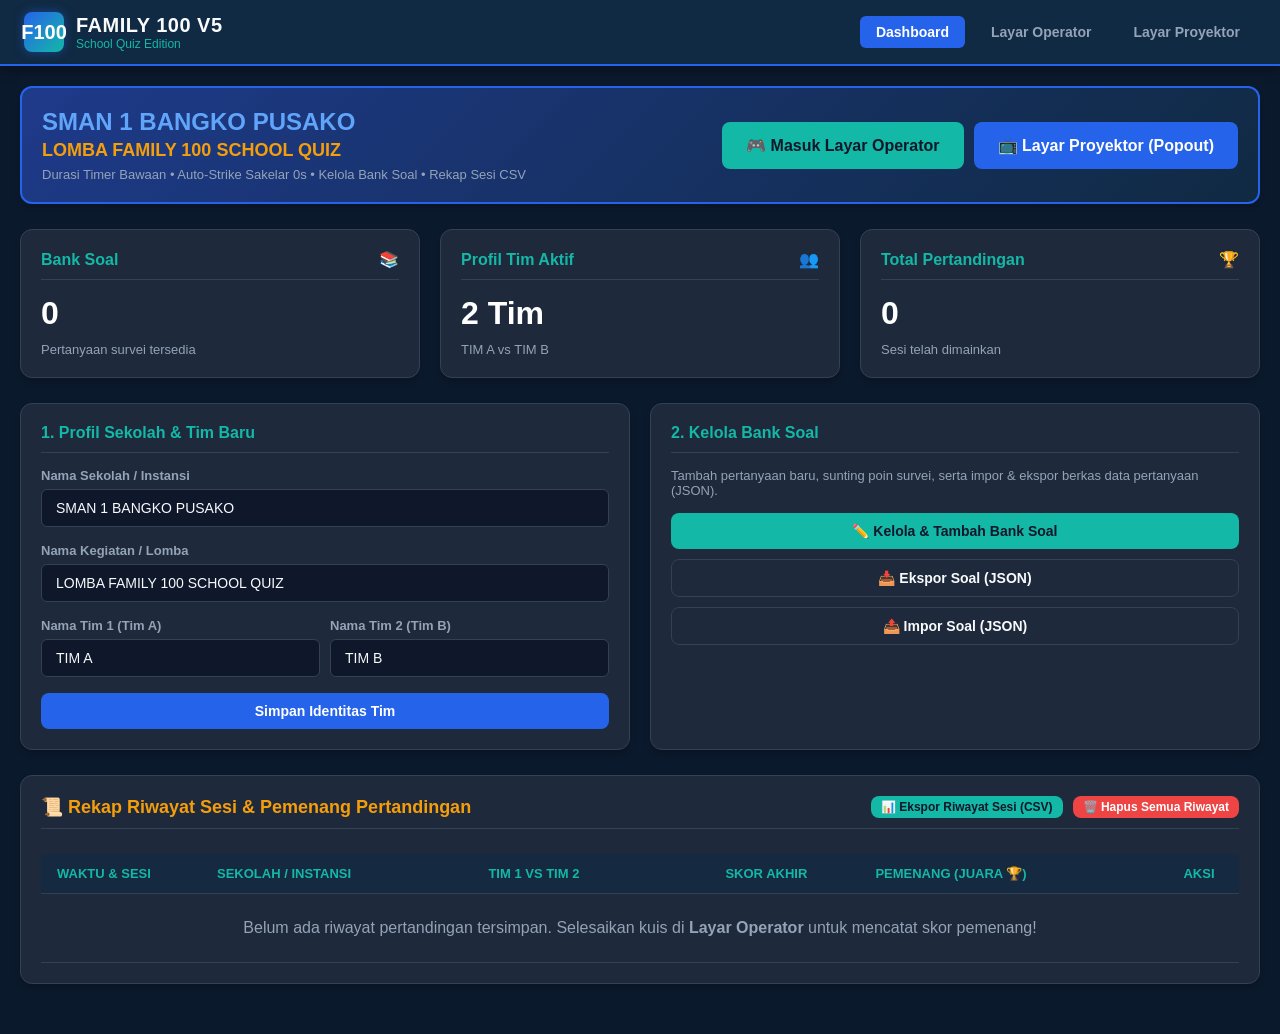
<file: index.html>
<!DOCTYPE html>
<html lang="id">
<head>
  <meta charset="UTF-8">
  <meta name="viewport" content="width=device-width, initial-scale=1.0">
  <title>Family 100 V5 – School Quiz Edition</title>
  <link rel="stylesheet" href="css/style.css">
</head>
<body>
  <header class="app-header">
    <div class="brand">
      <div class="brand-icon">F100</div>
      <div>
        <div class="brand-title">FAMILY 100 V5</div>
        <div class="brand-subtitle">School Quiz Edition</div>
      </div>
    </div>
    <ul class="nav-links">
      <li class="nav-item"><a href="index.html" class="active">Dashboard</a></li>
      <li class="nav-item"><a href="operator.html">Layar Operator</a></li>
      <li class="nav-item"><a href="display.html" target="_blank">Layar Proyektor</a></li>
    </ul>
  </header>

  <div class="container">
    <div class="card" style="margin-bottom: 25px; background: linear-gradient(135deg, #1E3A8A, #102A43); border: 2px solid #2563EB;">
      <div style="display: flex; justify-content: space-between; align-items: center; flex-wrap: wrap; gap: 15px;">
        <div>
          <h1 id="dispSchoolName" style="color: #60A5FA; font-size: 24px; margin-bottom: 4px;">SMAN 1 BANGKO PUSAKO</h1>
          <h2 id="dispEventName" style="color: #F59E0B; font-size: 18px; font-weight: 600;">LOMBA FAMILY 100 SCHOOL QUIZ 2026</h2>
          <p style="color: #94A3B8; font-size: 13px; margin-top: 6px;">Durasi Timer Bawaan • Auto-Strike Sakelar 0s • Kelola Bank Soal • Rekap Sesi CSV</p>
        </div>
        <div style="display: flex; gap: 10px;">
          <a href="operator.html" class="btn btn-teal btn-lg">🎮 Masuk Layar Operator</a>
          <button onclick="window.open('display.html', 'F100Display', 'width=1280,height=720')" class="btn btn-primary btn-lg">📺 Layar Proyektor (Popout)</button>
        </div>
      </div>
    </div>

    <!-- Quick Stats -->
    <div class="dashboard-grid">
      <div class="card">
        <div class="card-header"><span class="card-title">Bank Soal</span> 📚</div>
        <div class="stat-value" id="statQuestions">0</div>
        <div class="stat-desc">Pertanyaan survei tersedia</div>
      </div>

      <div class="card">
        <div class="card-header"><span class="card-title">Profil Tim Aktif</span> 👥</div>
        <div class="stat-value" id="statTeams">2 Tim</div>
        <div class="stat-desc" id="statTeamNames">Tim A vs Tim B</div>
      </div>

      <div class="card">
        <div class="card-header"><span class="card-title">Total Pertandingan</span> 🏆</div>
        <div class="stat-value" id="statHistory">0</div>
        <div class="stat-desc">Sesi telah dimainkan</div>
      </div>
    </div>

    <!-- Main Features Setup & Kelola Bank Soal -->
    <div style="display: grid; grid-template-columns: repeat(auto-fit, minmax(320px, 1fr)); gap: 20px; margin-bottom: 25px;">
      <!-- Profil & Tim -->
      <div class="card">
        <div class="card-header">
          <span class="card-title">1. Profil Sekolah & Tim Baru</span>
        </div>
        <form id="formSchool">
          <div class="form-group">
            <label class="form-label">Nama Sekolah / Instansi</label>
            <input type="text" id="inputSchoolName" class="form-control" required>
          </div>
          <div class="form-group">
            <label class="form-label">Nama Kegiatan / Lomba</label>
            <input type="text" id="inputEventName" class="form-control" required>
          </div>
          <div style="display: grid; grid-template-columns: 1fr 1fr; gap: 10px;">
            <div class="form-group">
              <label class="form-label">Nama Tim 1 (Tim A)</label>
              <input type="text" id="inputTeamA" class="form-control" placeholder="Contoh: OSIS IPA 1" required>
            </div>
            <div class="form-group">
              <label class="form-label">Nama Tim 2 (Tim B)</label>
              <input type="text" id="inputTeamB" class="form-control" placeholder="Contoh: OSIS IPS 2" required>
            </div>
          </div>
          <button type="submit" class="btn btn-primary" style="width: 100%;">Simpan Identitas Tim</button>
        </form>
      </div>

      <!-- Kelola Bank Soal -->
      <div class="card">
        <div class="card-header">
          <span class="card-title">2. Kelola Bank Soal</span>
        </div>
        <p style="font-size: 13px; color: #94A3B8; margin-bottom: 15px;">
          Tambah pertanyaan baru, sunting poin survei, serta impor & ekspor berkas data pertanyaan (JSON).
        </p>
        <div style="display: flex; flex-direction: column; gap: 10px;">
          <button id="btnQuickQuestionModal" class="btn btn-teal">✏️ Kelola & Tambah Bank Soal</button>
          <button id="btnExportQuestionsJSON" class="btn btn-outline">📥 Ekspor Soal (JSON)</button>
          <label class="btn btn-outline" style="margin: 0; text-align: center; cursor: pointer;">
            📤 Impor Soal (JSON)
            <input type="file" id="fileImportQuestionsJSON" accept=".json" style="display: none;">
          </label>
        </div>
      </div>
    </div>

    <!-- Tabel Rekap Riwayat Sesi Pertandingan & Winner -->
    <div class="card" style="margin-bottom: 30px;">
      <div class="card-header" style="display: flex; justify-content: space-between; align-items: center; flex-wrap: wrap; gap: 10px;">
        <span class="card-title" style="font-size: 18px; color: var(--gold);">📜 Rekap Riwayat Sesi & Pemenang Pertandingan</span>
        <div style="display: flex; gap: 10px;">
          <button id="btnExportCSV" class="btn btn-teal btn-sm">📊 Ekspor Riwayat Sesi (CSV)</button>
          <button id="btnClearAllHistory" class="btn btn-danger btn-sm">🗑️ Hapus Semua Riwayat</button>
        </div>
      </div>

      <div class="table-responsive">
        <table class="table" id="tableSessionHistory">
          <thead>
            <tr>
              <th style="width: 160px;">Waktu & Sesi</th>
              <th>Sekolah / Instansi</th>
              <th>Tim 1 vs Tim 2</th>
              <th style="text-align: center;">Skor Akhir</th>
              <th>Pemenang (Juara 🏆)</th>
              <th style="width: 80px; text-align: center;">Aksi</th>
            </tr>
          </thead>
          <tbody>
            <!-- Populated dynamically by home.js -->
          </tbody>
        </table>
      </div>
    </div>

  </div>

  <!-- Modal Question Bank Manager List -->
  <div class="modal-overlay" id="modalBankSoal">
    <div class="modal-box" style="max-width: 850px;">
      <div class="modal-header">
        <h3 class="modal-title">Kelola Bank Soal Survei</h3>
        <button onclick="document.getElementById('modalBankSoal').classList.remove('active')" class="btn btn-outline">✕</button>
      </div>
      <div style="max-height: 400px; overflow-y: auto;">
        <table class="table" id="tableQuestions">
          <thead>
            <tr>
              <th>Kategori</th>
              <th>Pertanyaan</th>
              <th>Jawaban</th>
              <th>Aksi</th>
            </tr>
          </thead>
          <tbody></tbody>
        </table>
      </div>
      <div style="margin-top: 15px; display: flex; justify-content: space-between; align-items: center;">
        <span style="font-size: 13px; color: var(--text-muted);" id="modalQuestionCountLabel">Total Soal: 0</span>
        <button id="btnAddQuestion" class="btn btn-teal">+ Tambah Pertanyaan Baru</button>
      </div>
    </div>
  </div>

  <!-- Modal Form Add/Edit Question -->
  <div class="modal-overlay" id="modalFormQuestion">
    <div class="modal-box" style="max-width: 700px;">
      <div class="modal-header">
        <h3 class="modal-title" id="formQuestionModalTitle">Tambah Pertanyaan Survei Baru</h3>
        <button onclick="document.getElementById('modalFormQuestion').classList.remove('active')" class="btn btn-outline">✕</button>
      </div>
      <form id="formQuestionEdit" style="overflow-y: auto; max-height: 70vh; padding-right: 5px;">
        <input type="hidden" id="editQuestionId">
        
        <div style="display: grid; grid-template-columns: 2fr 1fr; gap: 10px;">
          <div class="form-group">
            <label class="form-label">Teks Pertanyaan Survei</label>
            <input type="text" id="inputQText" class="form-control" placeholder="Contoh: Apa yang dilakukan siswa saat jam kosong?" required>
          </div>
          <div class="form-group">
            <label class="form-label">Kategori</label>
            <input type="text" id="inputQCategory" class="form-control" placeholder="Sekolah / Umum" required value="Sekolah">
          </div>
        </div>

        <div style="margin-top: 10px; margin-bottom: 8px; display: flex; justify-content: space-between; align-items: center;">
          <label class="form-label" style="font-size: 14px; color: var(--teal-accent); margin: 0;">Daftar Jawaban Survei & Poin (Urutkan dari Rank 1 - Top Survey)</label>
          <button type="button" id="btnAddAnswerRow" class="btn btn-outline" style="padding: 4px 10px; font-size: 12px;">+ Tambah Baris Jawaban</button>
        </div>

        <div id="containerAnswersRows" style="display: flex; flex-direction: column; gap: 8px; margin-bottom: 15px;">
          <!-- Dynamic Answer Rows -->
        </div>

        <div style="display: flex; justify-content: flex-end; gap: 10px; border-top: 1px solid var(--card-border); padding-top: 12px;">
          <button type="button" onclick="document.getElementById('modalFormQuestion').classList.remove('active')" class="btn btn-outline">Batal</button>
          <button type="submit" class="btn btn-primary">💾 Simpan Pertanyaan</button>
        </div>
      </form>
    </div>
  </div>

  <script src="js/db.js"></script>
  <script src="js/backup.js"></script>
  <script src="js/home.js"></script>
</body>
</html>
</file>
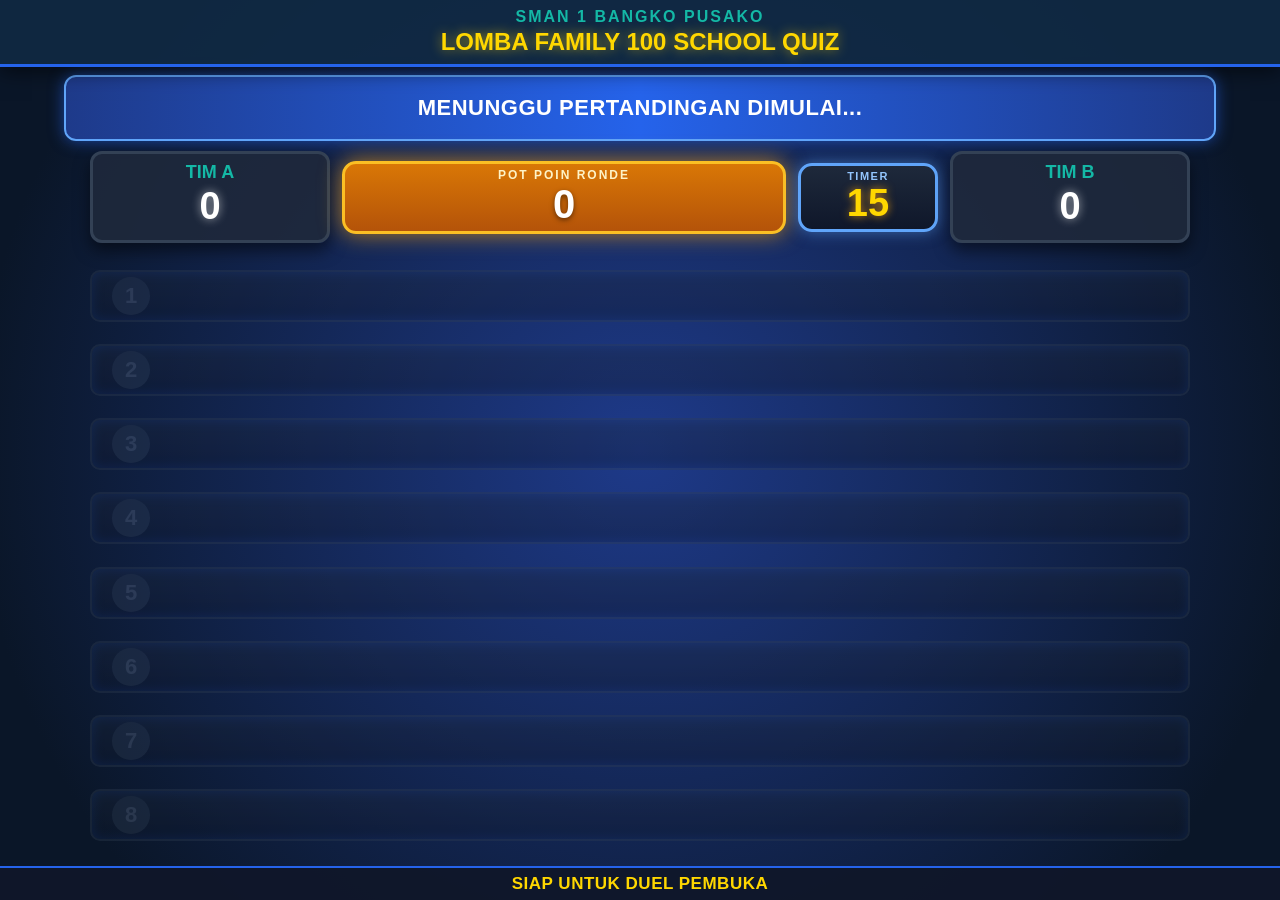
<file: display.html>
<!DOCTYPE html>
<html lang="id">
<head>
  <meta charset="UTF-8">
  <meta name="viewport" content="width=device-width, initial-scale=1.0">
  <title>Layar Proyektor – Family 100 V5</title>
  <link rel="stylesheet" href="css/display.css">
</head>
<body class="display-body">
  <!-- Header Info -->
  <div class="display-header">
    <div class="school-name" id="dispSchool">SMAN 1 BANGKO PUSAKO</div>
    <div class="event-title" id="dispEvent">LOMBA FAMILY 100 SCHOOL QUIZ</div>
  </div>

  <!-- Question Banner -->
  <div class="question-banner" id="dispQuestion">
    MENUNGGU PERTANDINGAN DIMULAI...
  </div>

  <!-- Scores, Pot Bar & Timer Widget -->
  <div class="scores-pot-container">
    <div class="team-score-card" id="cardTeamA">
      <div class="team-name" id="dispTeamAName">TIM A</div>
      <div class="team-score-val" id="dispTeamAScore">0</div>
      <div id="dispStrikesA" style="margin-top: 4px; color: var(--strike-red); font-size: 20px; font-weight: 900;"></div>
    </div>

    <div class="pot-box">
      <div class="pot-label">POT POIN RONDE</div>
      <div class="pot-val" id="dispPotVal">0</div>
    </div>

    <div class="timer-box" id="displayTimerBox">
      <div class="timer-label">TIMER</div>
      <div class="timer-val" id="dispTimerVal">15</div>
    </div>

    <div class="team-score-card" id="cardTeamB">
      <div class="team-name" id="dispTeamBName">TIM B</div>
      <div class="team-score-val" id="dispTeamBScore">0</div>
      <div id="dispStrikesB" style="margin-top: 4px; color: var(--strike-red); font-size: 20px; font-weight: 900;"></div>
    </div>
  </div>

  <!-- Main Survey Board (8 Fixed Vertical Slots Stacked Top-to-Bottom) -->
  <div class="survey-board-container" id="dispBoardContainer">
    <!-- 8 Vertical Slots built by JS -->
  </div>

  <!-- Status Bar Footer -->
  <div class="status-msg-bar" id="dispStatusMsg">
    SIAP UNTUK DUEL PEMBUKA
  </div>

  <!-- Strike Full Screen Popup Visual -->
  <div class="strike-overlay" id="strikeOverlay">
    <div class="strike-marks" id="strikeMarksContainer"></div>
    <div class="strike-label" id="strikeTextLabel">STRIKE!</div>
  </div>

  <!-- Winner Celebration Overlay -->
  <div class="winner-overlay" id="winnerOverlay">
    <div class="trophy-icon">🏆</div>
    <div class="winner-title">PEMENANG PERTANDINGAN</div>
    <div class="winner-name-badge" id="winTeamName">TIM A</div>
    
    <div class="final-scores-grid">
      <div class="winner-score-card winner-first" id="winCardA">
        <h3 id="winLabelTeamA" style="color: var(--teal-glow); font-size: 22px;">TIM A</h3>
        <div id="winScoreTeamA" style="font-size: 42px; font-weight: 900; color: #FFF; margin-top: 6px;">0</div>
        <div style="font-size: 13px; color: var(--gold); margin-top: 4px; font-weight: 700;">TOTAL SKOR</div>
      </div>
      <div class="winner-score-card" id="winCardB">
        <h3 id="winLabelTeamB" style="color: var(--teal-glow); font-size: 22px;">TIM B</h3>
        <div id="winScoreTeamB" style="font-size: 42px; font-weight: 900; color: #FFF; margin-top: 6px;">0</div>
        <div style="font-size: 13px; color: var(--gold); margin-top: 4px; font-weight: 700;">TOTAL SKOR</div>
      </div>
    </div>

    <p style="font-size: 18px; color: #FEF08A; font-weight: 700;" id="winMessageText">Selamat kepada pemenang LOMBA FAMILY 100 SCHOOL QUIZ!</p>
  </div>

  <script src="js/db.js"></script>
  <script src="js/sound.js"></script>
  <script src="js/game-engine.js"></script>
  <script src="js/display.js"></script>
</body>
</html>
</file>
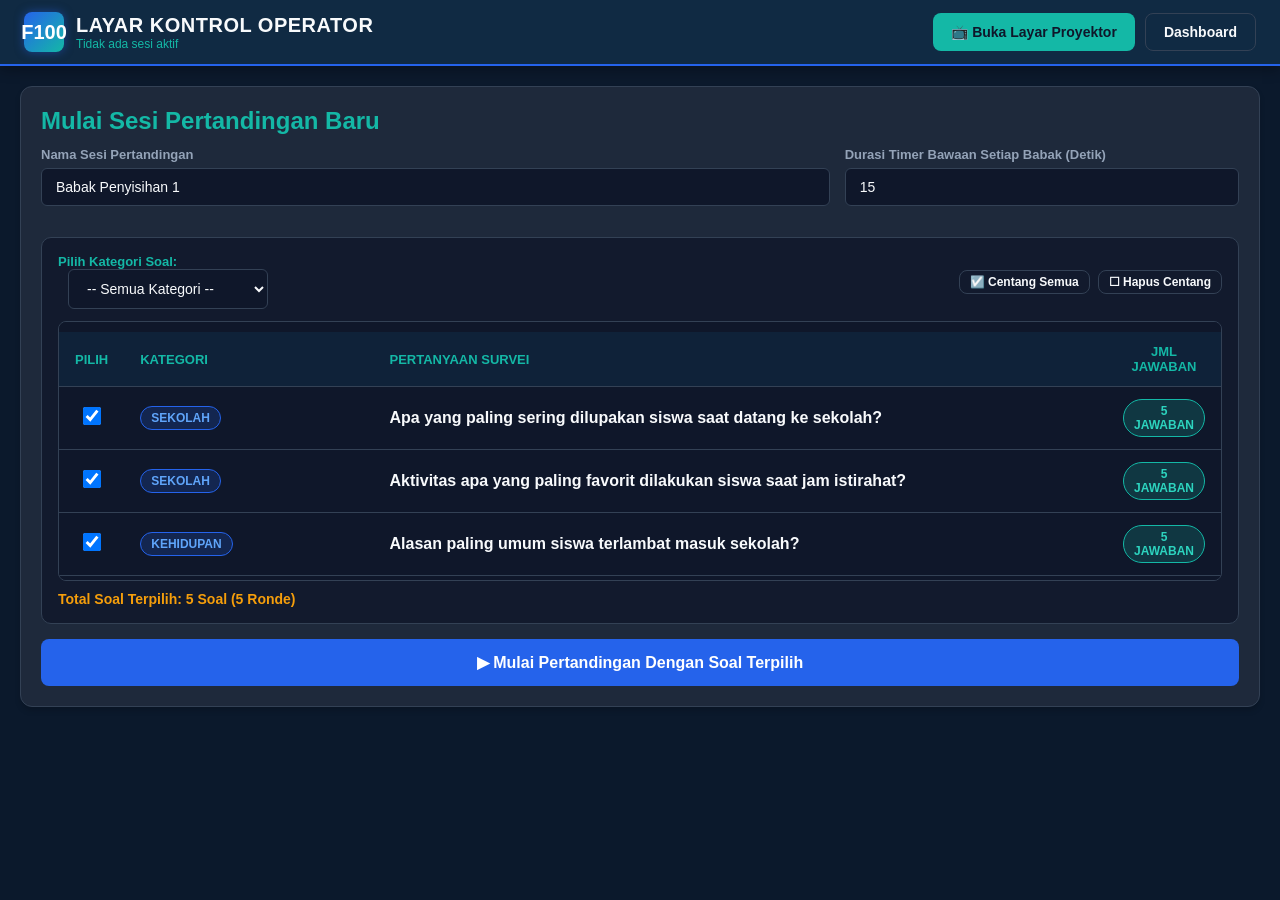
<file: operator.html>
<!DOCTYPE html>
<html lang="id">
<head>
  <meta charset="UTF-8">
  <meta name="viewport" content="width=device-width, initial-scale=1.0">
  <title>Layar Operator – Family 100 V5</title>
  <link rel="stylesheet" href="css/style.css">
</head>
<body>
  <header class="app-header">
    <div class="brand">
      <div class="brand-icon">F100</div>
      <div>
        <div class="brand-title">LAYAR KONTROL OPERATOR</div>
        <div class="brand-subtitle" id="opSessionInfo">Tidak ada sesi aktif</div>
      </div>
    </div>
    <div style="display: flex; gap: 10px;">
      <button onclick="window.open('display.html', 'F100Display', 'width=1280,height=720')" class="btn btn-teal">📺 Buka Layar Proyektor</button>
      <a href="index.html" class="btn btn-outline">Dashboard</a>
    </div>
  </header>

  <div class="container">
    <!-- Form Setup Sesi Baru -->
    <div id="setupSessionArea" class="card" style="margin-bottom: 20px;">
      <h2 style="color: var(--teal-accent); margin-bottom: 12px;">Mulai Sesi Pertandingan Baru</h2>
      
      <div style="display: grid; grid-template-columns: 2fr 1fr; gap: 15px; margin-bottom: 15px;">
        <div class="form-group">
          <label class="form-label">Nama Sesi Pertandingan</label>
          <input type="text" id="inputSessionName" class="form-control" value="Babak Penyisihan 1">
        </div>
        <div class="form-group">
          <label class="form-label">Durasi Timer Bawaan Setiap Babak (Detik)</label>
          <input type="number" id="inputDefaultTimerSec" class="form-control" value="15" min="5" max="120">
        </div>
      </div>

      <!-- Kategori Filter & Checkbox Selector Area -->
      <div style="background: rgba(15, 23, 42, 0.8); border: 1px solid var(--card-border); border-radius: 10px; padding: 16px; margin-bottom: 15px;">
        <div style="display: flex; justify-content: space-between; align-items: center; flex-wrap: wrap; gap: 10px; margin-bottom: 12px;">
          <div>
            <label class="form-label" style="color: var(--teal-accent); margin: 0;">Pilih Kategori Soal:</label>
            <select id="selectCategoryFilter" class="form-control" style="width: auto; min-width: 200px; display: inline-block; margin-left: 10px;">
              <option value="ALL">-- Semua Kategori --</option>
            </select>
          </div>
          <div style="display: flex; gap: 8px;">
            <button type="button" id="btnSelectAllQuestions" class="btn btn-outline" style="padding: 4px 10px; font-size: 12px;">☑️ Centang Semua</button>
            <button type="button" id="btnUnselectAllQuestions" class="btn btn-outline" style="padding: 4px 10px; font-size: 12px;">☐ Hapus Centang</button>
          </div>
        </div>

        <div style="max-height: 260px; overflow-y: auto; border: 1px solid var(--card-border); border-radius: 8px; background: #0f172a;">
          <table class="table" id="tableQuestionSelector">
            <thead>
              <tr>
                <th style="width: 40px; text-align: center;">Pilih</th>
                <th>Kategori</th>
                <th>Pertanyaan Survei</th>
                <th style="width: 100px; text-align: center;">Jml Jawaban</th>
              </tr>
            </thead>
            <tbody></tbody>
          </table>
        </div>

        <div style="margin-top: 10px; display: flex; justify-content: space-between; align-items: center;">
          <span style="font-size: 14px; color: var(--gold); font-weight: 700;" id="labelSelectedRoundsCount">Total Soal Terpilih: 0 Soal (0 Ronde)</span>
        </div>
      </div>

      <button id="btnStartNewSession" class="btn btn-primary btn-lg" style="width: 100%;">▶ Mulai Pertandingan Dengan Soal Terpilih</button>
    </div>

    <!-- Active Game Area -->
    <div id="activeGameArea" class="op-layout" style="display: none;">
      <div class="op-sidebar">
        <div class="card">
          <div class="card-header">
            <span class="card-title">Status Permainan</span>
            <span id="badgeStage" class="status-badge badge-blue">DUEL</span>
          </div>
          <div style="font-size: 14px; margin-bottom: 8px;">
            Ronde: <strong id="opCurrentRound">1 / 5</strong>
          </div>
          <div style="font-size: 14px; margin-bottom: 8px;">
            Pot Poin Ronde: <strong id="opPotScore" style="color: var(--gold); font-size: 18px;">0</strong>
          </div>
          <div style="margin-top: 10px; border-top: 1px solid var(--card-border); padding-top: 8px;">
            <div style="display: flex; justify-content: space-between; margin-bottom: 4px; gap: 8px;">
              <span id="opTeamAName" style="font-weight: 700; color: #60A5FA; overflow: hidden; text-overflow: ellipsis; white-space: nowrap;">TIM A</span>: 
              <span><strong id="opTeamAScore">0</strong> (Strike: <span id="opStrikesA" style="color: var(--red-strike); font-weight: 800;">0</span>)</span>
            </div>
            <div style="display: flex; justify-content: space-between; gap: 8px;">
              <span id="opTeamBName" style="font-weight: 700; color: #2DD4BF; overflow: hidden; text-overflow: ellipsis; white-space: nowrap;">TIM B</span>: 
              <span><strong id="opTeamBScore">0</strong> (Strike: <span id="opStrikesB" style="color: var(--red-strike); font-weight: 800;">0</span>)</span>
            </div>
          </div>
        </div>

        <!-- Timer Panel & Sakelar Auto-Strike -->
        <div class="card">
          <div class="card-header"><span class="card-title">Timer & Pengaturan</span> ⏱</div>
          <div style="text-align: center; margin-bottom: 12px;">
            <div id="opTimerVal" style="font-size: 42px; font-weight: 800; color: var(--gold);">15</div>
            <small style="color: var(--text-muted); font-size: 12px;">Durasi Bawaan Sesi</small>
          </div>

          <div style="display: flex; gap: 8px; justify-content: center; margin-bottom: 14px;">
            <button id="btnStartTimer" class="btn btn-teal" style="flex: 1;">▶ Start</button>
            <button id="btnStopTimer" class="btn btn-outline" style="flex: 1;">⏸ Pause</button>
            <button id="btnResetTimer" class="btn btn-outline">🔄 Reset</button>
          </div>

          <!-- Sakelar Mode Auto-Strike saat Timer 0s -->
          <div style="border-top: 1px solid var(--card-border); padding-top: 10px; margin-bottom: 8px;">
            <label style="display: flex; align-items: center; gap: 8px; font-size: 13px; font-weight: 600; color: #FCA5A5; cursor: pointer;">
              <input type="checkbox" id="chkAutoStrikeToggle" style="width: 18px; height: 18px; cursor: pointer;">
              ⚡ Auto-Strike (❌) jika Timer 0s
            </label>
          </div>

          <div style="border-top: 1px solid var(--card-border); padding-top: 10px; display: flex; justify-content: space-between; align-items: center;">
            <span style="font-size: 13px;">Efek Suara (Audio)</span>
            <input type="checkbox" id="chkAudioToggle" checked style="width: 18px; height: 18px; cursor: pointer;">
          </div>
        </div>

        <div class="card" style="flex: 1; max-height: 250px; overflow-y: auto;">
          <div class="card-header"><span class="card-title">Catatan Log Sesi</span> 📝</div>
          <div id="opHistoryList" style="font-size: 12px; color: #94A3B8; display: flex; flex-direction: column; gap: 4px;"></div>
        </div>
      </div>

      <div class="op-main">
        <div class="card" id="cardQuestionBox" style="background: linear-gradient(135deg, #1E293B, #0F172A); border-color: var(--blue-primary);">
          <div style="font-size: 13px; color: var(--teal-accent); font-weight: 700; margin-bottom: 4px;">PERTANYAAN RONDE INI</div>
          <div id="opQuestionText" style="font-size: 20px; font-weight: 800;">Pertanyaan Survei...</div>
        </div>

        <!-- Panel Controls dengan Nama Tim Dinamis -->
        <div id="panelDuelControls" class="card" style="border: 2px solid var(--orange-warning);">
          <div class="card-header" style="border-bottom: none;">
            <span class="card-title" style="color: var(--orange-warning);">⚔️ Kontrol Duel Pembuka</span>
          </div>

          <div id="duelStep1">
            <p style="font-size: 14px; margin-bottom: 10px;">Pilih tim mana yang memukul bel / menjawab secara lisan TERLEBIH DAHULU:</p>
            <div style="display: flex; gap: 10px;">
              <button id="btnPickTeamA" class="btn btn-primary btn-lg" style="flex: 1;">Tim A Menjawab Pertama</button>
              <button id="btnPickTeamB" class="btn btn-teal btn-lg" style="flex: 1;">Tim B Menjawab Pertama</button>
            </div>
          </div>

          <div id="duelStep2" style="display: none;">
            <div id="duelTurnInstruction" style="font-size: 16px; font-weight: 700; color: #FEF08A; margin-bottom: 10px;">
              Giliran Tim Menjawab...
            </div>
            <p style="font-size: 13px; color: var(--text-muted); margin-bottom: 10px;">
              Klik jawaban pada papan survei di bawah yang sesuai dengan jawaban lisan peserta.
            </p>
            <button id="btnStrikeDuplicate" class="btn btn-danger" style="display: none; width: 100%; margin-bottom: 10px;">
              🚨 STRIKE - JAWABAN SAMA / SALAH
            </button>
          </div>

          <div id="duelStep3Choice" style="display: none; text-align: center;">
            <h3 style="color: var(--teal-accent); margin-bottom: 6px;" id="duelWinnerTitle">TIM MENANG DUEL!</h3>
            <p style="font-size: 14px; color: #94A3B8; margin-bottom: 15px;">
              Pilih apakah tim pemenang duel akan MAIN atau LEMPAR ke tim lawan:
            </p>
            <div style="display: flex; gap: 15px; justify-content: center;">
              <button id="btnChoiceMain" class="btn btn-teal btn-lg">🎯 Pilih MAIN</button>
              <button id="btnChoiceLempar" class="btn btn-orange btn-lg">➡️ Pilih LEMPAR</button>
            </div>
          </div>
        </div>

        <div id="panelMainControls" class="card" style="display: none;">
          <div class="card-header">
            <span class="card-title">🎮 Kontrol Permainan Utama</span>
            <span id="opMainTeamLabel" style="font-size: 14px; font-weight: 700; color: var(--teal-accent);">Tim Utama: -</span>
          </div>

          <div style="display: flex; gap: 10px; margin-bottom: 15px;">
            <button id="btnAddStrikeOp" class="btn btn-danger btn-lg" style="flex: 1;">❌ Tambah Strike (X)</button>
          </div>

          <div id="panelStealButtons" style="display: none; background: rgba(239, 68, 68, 0.15); border: 2px dashed var(--red-strike); padding: 15px; border-radius: 8px;">
            <h4 style="color: #FCA5A5; margin-bottom: 6px;">🚨 KESEMPATAN STEAL (OPSI B)</h4>
            <p style="font-size: 13px; color: #F8FAFC; margin-bottom: 10px;" id="opStealInstruction">
              Tim Lawan mendapat 1 kali kesempatan menjawab.<br>
              • Klik langsung jawaban di papan survei di bawah yang sesuai dengan tebakan Tim Steal untuk <strong>OTOMATIS STEAL BENAR</strong>.<br>
              • Jika tebakan mereka SALAH, klik tombol <strong>STEAL SALAH</strong> di bawah.
            </p>
            <div style="display: flex; gap: 10px;">
              <button id="btnStealWrong" class="btn btn-danger btn-lg" style="flex: 1;">❌ STEAL SALAH (Poin Pot Selamat ke Tim Utama)</button>
            </div>
          </div>
        </div>

        <!-- Panel Sesi Berakhir / Pemenang -->
        <div id="panelEndSessionControls" class="card" style="display: none; background: linear-gradient(135deg, #1E293B, #0F172A); border: 3px solid var(--gold); text-align: center;">
          <h2 style="color: var(--gold); font-size: 26px; margin-bottom: 8px;">🏆 PERTANDINGAN BERAKHIR!</h2>
          <h3 id="opWinnerTextLabel" style="color: var(--teal-accent); font-size: 22px; margin-bottom: 15px;">Pemenang: -</h3>
          
          <div style="display: flex; justify-content: center; gap: 20px; margin-bottom: 20px;">
            <div style="background: rgba(15, 23, 42, 0.8); border: 1px solid var(--card-border); padding: 15px; border-radius: 10px; min-width: 200px;">
              <div id="opWinLabelA" style="font-weight: 700; color: #60A5FA;">TIM A</div>
              <div id="opWinScoreA" style="font-size: 32px; font-weight: 900; color: #FFF;">0</div>
            </div>
            <div style="background: rgba(15, 23, 42, 0.8); border: 1px solid var(--card-border); padding: 15px; border-radius: 10px; min-width: 200px;">
              <div id="opWinLabelB" style="font-weight: 700; color: #2DD4BF;">TIM B</div>
              <div id="opWinScoreB" style="font-size: 32px; font-weight: 900; color: #FFF;">0</div>
            </div>
          </div>

          <div style="display: flex; justify-content: center; gap: 15px;">
            <button id="btnResetAndNewSession" class="btn btn-teal btn-lg">🔄 Selesai & Buat Sesi Baru</button>
            <a href="index.html" class="btn btn-outline btn-lg">🏠 Kembali ke Dashboard</a>
          </div>
        </div>

        <div id="cardSurveyBoardOp" class="card">
          <div class="card-header">
            <span class="card-title">Papan Jawaban Survei Operator</span>
            <small style="color: var(--teal-accent); font-size: 12px;">(Klik sisa kartu di fase Summary untuk membuka di proyektor)</small>
          </div>
          <div id="opSurveyGrid" style="display: flex; flex-direction: column; gap: 10px;"></div>
        </div>

        <div style="display: flex; justify-content: space-between; gap: 10px;" id="areaActionButtonsBottom">
          <button id="btnNextRound" class="btn btn-primary btn-lg" style="display: none;">⏩ Ronde Berikutnya</button>
          <button id="btnEndSession" class="btn btn-danger btn-lg">🛑 Akhiri Pertandingan</button>
        </div>
      </div>
    </div>
  </div>

  <script src="js/db.js"></script>
  <script src="js/sound.js"></script>
  <script src="js/game-engine.js"></script>
  <script src="js/operator.js"></script>
</body>
</html>
</file>
<file: css/style.css>
/* Family 100 V5 - Modern Blue Theme UI */
:root {
  --navy: #102A43;
  --navy-light: #1E3A8A;
  --blue-primary: #2563EB;
  --blue-hover: #1D4ED8;
  --teal-accent: #14B8A6;
  --orange-warning: #F59E0B;
  --red-strike: #EF4444;
  --bg-dark: #0B192C;
  --card-bg: #1E293B;
  --card-border: #334155;
  --text-light: #F8FAFC;
  --text-muted: #94A3B8;
  --gold: #F59E0B;
}

* {
  box-sizing: border-box;
  margin: 0;
  padding: 0;
  font-family: 'Segoe UI', Tahoma, Geneva, Verdana, sans-serif;
}

body {
  background-color: var(--bg-dark);
  color: var(--text-light);
  min-height: 100vh;
  display: flex;
  flex-direction: column;
}

.app-header {
  background-color: var(--navy);
  border-bottom: 2px solid var(--blue-primary);
  padding: 12px 24px;
  display: flex;
  justify-content: space-between;
  align-items: center;
  box-shadow: 0 4px 12px rgba(0,0,0,0.3);
}

.brand {
  display: flex;
  align-items: center;
  gap: 12px;
}

.brand-icon {
  width: 40px;
  height: 40px;
  background: linear-gradient(135deg, var(--blue-primary), var(--teal-accent));
  border-radius: 8px;
  display: flex;
  align-items: center;
  justify-content: center;
  font-weight: bold;
  font-size: 20px;
  color: #fff;
  box-shadow: 0 0 10px rgba(37, 99, 235, 0.5);
}

.brand-title {
  font-size: 20px;
  font-weight: 700;
  letter-spacing: 0.5px;
  color: var(--text-light);
}

.brand-subtitle {
  font-size: 12px;
  color: var(--teal-accent);
  font-weight: 500;
}

.nav-links {
  display: flex;
  gap: 10px;
  list-style: none;
}

.nav-item a {
  color: var(--text-muted);
  text-decoration: none;
  padding: 8px 16px;
  border-radius: 6px;
  font-size: 14px;
  font-weight: 600;
  transition: all 0.2s;
}

.nav-item a:hover, .nav-item a.active {
  background-color: var(--blue-primary);
  color: #fff;
}

.container {
  max-width: 1300px;
  margin: 20px auto;
  padding: 0 20px;
  width: 100%;
  flex: 1;
}

.dashboard-grid {
  display: grid;
  grid-template-columns: repeat(auto-fit, minmax(280px, 1fr));
  gap: 20px;
  margin-bottom: 25px;
}

.card {
  background-color: var(--card-bg);
  border: 1px solid var(--card-border);
  border-radius: 12px;
  padding: 20px;
  box-shadow: 0 4px 6px -1px rgba(0, 0, 0, 0.2);
  transition: transform 0.2s, box-shadow 0.2s;
}

.card:hover {
  border-color: var(--blue-primary);
}

.card-header {
  display: flex;
  justify-content: space-between;
  align-items: center;
  margin-bottom: 15px;
  border-bottom: 1px solid var(--card-border);
  padding-bottom: 10px;
}

.card-title {
  font-size: 16px;
  font-weight: 600;
  color: var(--teal-accent);
}

.stat-value {
  font-size: 32px;
  font-weight: 800;
  color: #fff;
  margin: 10px 0;
}

.stat-desc {
  font-size: 13px;
  color: var(--text-muted);
}

.btn {
  display: inline-flex;
  align-items: center;
  justify-content: center;
  gap: 8px;
  padding: 10px 18px;
  border-radius: 8px;
  border: none;
  font-weight: 600;
  font-size: 14px;
  cursor: pointer;
  transition: all 0.2s;
  text-decoration: none;
}

.btn-primary { background-color: var(--blue-primary); color: #fff; }
.btn-primary:hover { background-color: var(--blue-hover); }

.btn-teal { background-color: var(--teal-accent); color: #0f172a; }
.btn-teal:hover { opacity: 0.9; }

.btn-orange { background-color: var(--orange-warning); color: #0f172a; }
.btn-orange:hover { opacity: 0.9; }

.btn-danger { background-color: var(--red-strike); color: #fff; }
.btn-danger:hover { opacity: 0.9; }

.btn-outline {
  background: transparent;
  border: 1px solid var(--card-border);
  color: var(--text-light);
}
.btn-outline:hover {
  border-color: var(--blue-primary);
  background-color: rgba(37, 99, 235, 0.1);
}

.btn-lg { padding: 14px 24px; font-size: 16px; }
.btn-sm { padding: 4px 10px; font-size: 12px; }

.form-group { margin-bottom: 16px; }

.form-label {
  display: block;
  font-size: 13px;
  font-weight: 600;
  color: var(--text-muted);
  margin-bottom: 6px;
}

.form-control {
  width: 100%;
  padding: 10px 14px;
  border-radius: 6px;
  border: 1px solid var(--card-border);
  background-color: #0f172a;
  color: var(--text-light);
  font-size: 14px;
}

.form-control:focus {
  outline: none;
  border-color: var(--blue-primary);
  box-shadow: 0 0 0 2px rgba(37, 99, 235, 0.3);
}

.table-responsive { overflow-x: auto; }

.table {
  width: 100%;
  border-collapse: collapse;
  margin-top: 10px;
}

.table th, .table td {
  padding: 12px 16px;
  text-align: left;
  border-bottom: 1px solid var(--card-border);
}

.table th {
  background-color: rgba(16, 42, 67, 0.6);
  color: var(--teal-accent);
  font-size: 13px;
  font-weight: 700;
  text-transform: uppercase;
}

.table tr:hover { background-color: rgba(255, 255, 255, 0.03); }

.modal-overlay {
  position: fixed;
  top: 0; left: 0; right: 0; bottom: 0;
  background-color: rgba(0, 0, 0, 0.75);
  display: flex;
  align-items: center;
  justify-content: center;
  z-index: 999;
  opacity: 0;
  pointer-events: none;
  transition: opacity 0.3s;
}

.modal-overlay.active {
  opacity: 1;
  pointer-events: auto;
}

.modal-box {
  background-color: var(--card-bg);
  border: 1px solid var(--card-border);
  border-radius: 12px;
  width: 90%;
  max-width: 600px;
  padding: 24px;
  box-shadow: 0 10px 25px rgba(0,0,0,0.5);
  max-height: 90vh;
  display: flex;
  flex-direction: column;
}

.modal-header {
  display: flex;
  justify-content: space-between;
  align-items: center;
  border-bottom: 1px solid var(--card-border);
  padding-bottom: 12px;
  margin-bottom: 16px;
}

.modal-title {
  font-size: 18px;
  font-weight: 700;
  color: var(--text-light);
}

.status-badge {
  display: inline-block;
  padding: 4px 10px;
  border-radius: 20px;
  font-size: 12px;
  font-weight: 700;
  text-transform: uppercase;
}

.badge-blue { background: rgba(37,99,235,0.2); color: #60A5FA; border: 1px solid #2563EB; }
.badge-teal { background: rgba(20,184,166,0.2); color: #2DD4BF; border: 1px solid #14B8A6; }
.badge-orange { background: rgba(245,158,11,0.2); color: #FBBF24; border: 1px solid #F59E0B; }
.badge-gold { background: rgba(255,215,0,0.2); color: #FFD700; border: 1px solid #F59E0B; }

.op-layout { display: grid; grid-template-columns: 340px 1fr; gap: 20px; }
.op-sidebar { display: flex; flex-direction: column; gap: 16px; }
.op-main { display: flex; flex-direction: column; gap: 20px; }

@media (max-width: 900px) {
  .op-layout { grid-template-columns: 1fr; }
}
</file>
<file: css/display.css>
/* Family 100 V5 - Projector Screen Styles */
:root {
  --navy-bg: #0A1628;
  --board-bg: #112240;
  --gold: #FFD700;
  --blue-glow: #2563EB;
  --teal-glow: #14B8A6;
  --strike-red: #EF4444;
}

body.display-body {
  background-color: var(--navy-bg);
  background-image: radial-gradient(circle at center, #1e3a8a 0%, #0a1628 85%);
  color: #FFFFFF;
  margin: 0;
  padding: 0;
  width: 100vw;
  height: 100vh;
  overflow: hidden;
  display: flex;
  flex-direction: column;
  font-family: 'Trebuchet MS', 'Segoe UI', Arial, sans-serif;
  user-select: none;
}

.display-header {
  text-align: center;
  padding: 8px 20px;
  background: rgba(16, 42, 67, 0.9);
  border-bottom: 3px solid var(--blue-glow);
  box-shadow: 0 4px 20px rgba(0,0,0,0.6);
  position: relative;
}

.school-name {
  font-size: 16px;
  color: var(--teal-glow);
  text-transform: uppercase;
  letter-spacing: 2px;
  font-weight: 700;
}

.event-title {
  font-size: 24px;
  font-weight: 900;
  color: var(--gold);
  text-shadow: 0 0 12px rgba(255, 215, 0, 0.6);
  margin-top: 2px;
}

.question-banner {
  background: linear-gradient(90deg, #1E3A8A, #2563EB, #1E3A8A);
  margin: 8px auto 4px;
  padding: 10px 24px;
  border-radius: 12px;
  width: 90%;
  max-width: 1100px;
  text-align: center;
  font-size: 22px;
  font-weight: 900;
  letter-spacing: 0.5px;
  box-shadow: 0 0 15px rgba(37, 99, 235, 0.6);
  border: 2px solid #60A5FA;
  min-height: 42px;
  display: flex;
  align-items: center;
  justify-content: center;
  line-height: 1.2;
}

.scores-pot-container {
  display: grid;
  grid-template-columns: 240px 1fr 140px 240px;
  gap: 12px;
  width: 90%;
  max-width: 1100px;
  margin: 6px auto;
  align-items: center;
}

.team-score-card {
  background: rgba(30, 41, 59, 0.9);
  border: 3px solid #334155;
  border-radius: 12px;
  padding: 8px 16px;
  text-align: center;
  box-shadow: 0 8px 16px rgba(0,0,0,0.5);
  transition: all 0.3s;
}

.team-score-card.active-turn {
  border-color: var(--gold);
  box-shadow: 0 0 25px rgba(255, 215, 0, 0.8);
  transform: scale(1.03);
}

.team-name {
  font-size: 18px;
  font-weight: 800;
  color: var(--teal-glow);
  white-space: nowrap;
  overflow: hidden;
  text-overflow: ellipsis;
}

.team-score-val {
  font-size: 38px;
  font-weight: 900;
  color: #FFF;
  text-shadow: 0 0 10px rgba(255,255,255,0.6);
  margin-top: 2px;
}

.pot-box {
  background: linear-gradient(180deg, #D97706, #B45309);
  border: 3px solid #FBBF24;
  border-radius: 14px;
  text-align: center;
  padding: 4px 16px;
  box-shadow: 0 0 22px rgba(245, 158, 11, 0.7);
}

.pot-label {
  font-size: 12px;
  font-weight: 900;
  color: #FEF3C7;
  letter-spacing: 2px;
}

.pot-val {
  font-size: 40px;
  font-weight: 900;
  color: #FFF;
  text-shadow: 0 2px 5px rgba(0,0,0,0.5);
}

.timer-box {
  background: linear-gradient(180deg, #1E293B, #0F172A);
  border: 3px solid #60A5FA;
  border-radius: 14px;
  text-align: center;
  padding: 4px 10px;
  box-shadow: 0 0 15px rgba(96, 165, 250, 0.5);
}

.timer-box.timer-running {
  border-color: #F59E0B;
  box-shadow: 0 0 20px rgba(245, 158, 11, 0.8);
  animation: pulseTimer 1s infinite alternate;
}

@keyframes pulseTimer {
  from { transform: scale(1); }
  to { transform: scale(1.04); }
}

.timer-label {
  font-size: 11px;
  font-weight: 900;
  color: #93C5FD;
  letter-spacing: 1.5px;
}

.timer-val {
  font-size: 38px;
  font-weight: 900;
  color: var(--gold);
  text-shadow: 0 0 8px rgba(245, 158, 11, 0.8);
}

.survey-board-container {
  flex: 1;
  width: 90%;
  max-width: 1100px;
  margin: 6px auto 10px;
  display: flex;
  flex-direction: column;
  gap: 7px;
  justify-content: space-evenly;
}

.survey-row {
  flex: 1;
  max-height: 52px;
  min-height: 44px;
  perspective: 1000px;
}

.survey-card {
  width: 100%;
  height: 100%;
  position: relative;
  transform-style: preserve-3d;
  -webkit-transform-style: preserve-3d;
  transition: transform 0.6s cubic-bezier(0.4, 0.2, 0.2, 1);
}

.survey-card.revealed {
  transform: rotateX(180deg);
}

.card-face {
  position: absolute;
  width: 100%;
  height: 100%;
  backface-visibility: hidden;
  -webkit-backface-visibility: hidden;
  border-radius: 10px;
  display: flex;
  align-items: center;
  box-sizing: border-box;
  padding: 0 20px;
  font-weight: 800;
}

.card-face.front {
  background: linear-gradient(180deg, #1E293B, #0F172A);
  border: 2px solid var(--blue-glow);
  justify-content: flex-start;
  gap: 18px;
  box-shadow: inset 0 0 12px rgba(37, 99, 235, 0.4);
}

.rank-num {
  width: 38px;
  height: 38px;
  background: var(--blue-glow);
  border-radius: 50%;
  display: flex;
  align-items: center;
  justify-content: center;
  font-size: 22px;
  color: #FFF;
  box-shadow: 0 0 10px rgba(255,255,255,0.4);
}

.card-face.front.blank-slot {
  opacity: 0.35;
  border-color: #334155;
}
.card-face.front.blank-slot .rank-num {
  background: #334155;
  color: #64748B;
  box-shadow: none;
}

.card-face.back {
  background: linear-gradient(180deg, #14B8A6, #0D9488);
  border: 2px solid #5EEAD4;
  transform: rotateX(180deg);
  justify-content: space-between;
  color: #0F172A;
  box-shadow: 0 0 18px rgba(20, 184, 166, 0.6);
}

.ans-text {
  font-size: 22px;
  text-transform: uppercase;
  letter-spacing: 0.5px;
  font-weight: 900;
  white-space: nowrap;
  overflow: hidden;
  text-overflow: ellipsis;
  max-width: 82%;
}

.ans-pts {
  background: #0F172A;
  color: var(--gold);
  padding: 3px 14px;
  border-radius: 8px;
  font-size: 22px;
  font-weight: 900;
  border: 2px solid var(--gold);
}

.strike-overlay {
  position: fixed;
  top: 0; left: 0; right: 0; bottom: 0;
  background: rgba(153, 27, 27, 0.92);
  display: flex;
  align-items: center;
  justify-content: center;
  flex-direction: column;
  z-index: 1000;
  opacity: 0;
  pointer-events: none;
  transition: opacity 0.2s cubic-bezier(0.4, 0, 0.2, 1);
}

.strike-overlay.active {
  opacity: 1;
}

.strike-marks {
  display: flex;
  gap: 25px;
}

.strike-x {
  font-size: 150px;
  font-weight: 900;
  color: #FFF;
  text-shadow: 0 0 35px #000, 0 0 15px #FF0000;
  animation: popInStrike 0.35s cubic-bezier(0.175, 0.885, 0.32, 1.275);
}

.strike-label {
  margin-top: 15px;
  font-size: 38px;
  font-weight: 900;
  color: #FEF08A;
  text-transform: uppercase;
  letter-spacing: 3px;
  text-shadow: 0 2px 8px rgba(0,0,0,0.8);
}

@keyframes popInStrike {
  0% { transform: scale(0.1) rotate(-20deg); opacity: 0; }
  100% { transform: scale(1) rotate(0deg); opacity: 1; }
}

.winner-overlay {
  position: fixed;
  top: 0; left: 0; right: 0; bottom: 0;
  background: linear-gradient(135deg, #0f172a, #1e1b4b, #0f172a);
  display: flex;
  flex-direction: column;
  align-items: center;
  justify-content: center;
  z-index: 2000;
  opacity: 0;
  pointer-events: none;
  transition: opacity 0.5s ease-in-out;
  padding: 30px;
  text-align: center;
}

.winner-overlay.active {
  opacity: 1;
  pointer-events: auto;
}

.trophy-icon {
  font-size: 110px;
  animation: bounceTrophy 1.5s infinite alternate ease-in-out;
  text-shadow: 0 0 30px #FFD700;
}

@keyframes bounceTrophy {
  0% { transform: translateY(0) scale(1); }
  100% { transform: translateY(-15px) scale(1.08); }
}

.winner-title {
  font-size: 42px;
  font-weight: 900;
  color: var(--teal-glow);
  letter-spacing: 3px;
  text-transform: uppercase;
  margin-top: 10px;
}

.winner-name-badge {
  font-size: 56px;
  font-weight: 900;
  color: var(--gold);
  background: rgba(245, 158, 11, 0.15);
  border: 4px solid var(--gold);
  padding: 12px 40px;
  border-radius: 20px;
  margin: 15px 0 25px;
  box-shadow: 0 0 40px rgba(245, 158, 11, 0.6);
  text-shadow: 0 0 15px rgba(255, 215, 0, 0.8);
}

.final-scores-grid {
  display: flex;
  gap: 30px;
  justify-content: center;
  width: 100%;
  max-width: 800px;
  margin-bottom: 25px;
}

.winner-score-card {
  flex: 1;
  background: rgba(30, 41, 59, 0.9);
  border: 2px solid var(--card-border);
  border-radius: 14px;
  padding: 16px;
  text-align: center;
}

.winner-score-card.winner-first {
  border-color: var(--gold);
  box-shadow: 0 0 25px rgba(245, 158, 11, 0.5);
  transform: scale(1.05);
}

.status-msg-bar {
  text-align: center;
  padding: 6px 15px;
  font-size: 17px;
  font-weight: 800;
  color: var(--gold);
  background: rgba(15, 23, 42, 0.95);
  border-top: 2px solid var(--blue-glow);
  letter-spacing: 0.5px;
}
</file>
